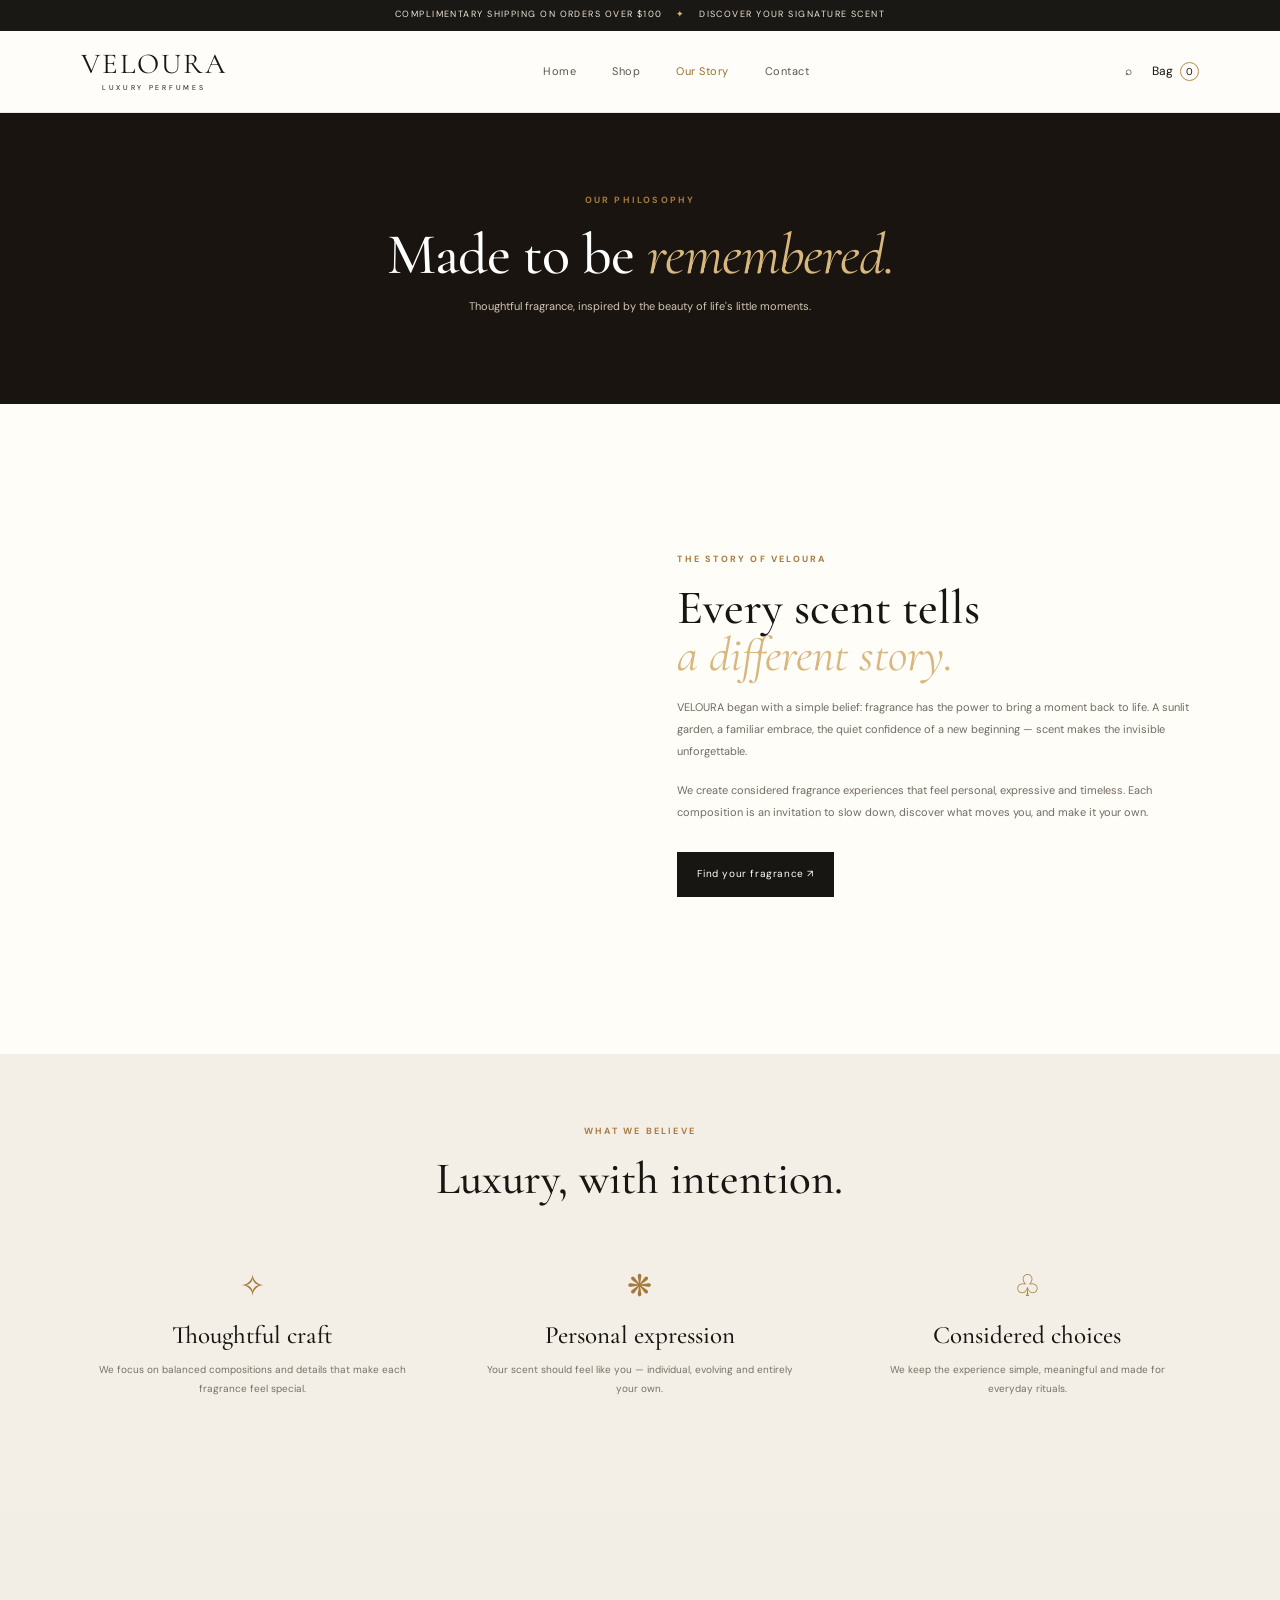
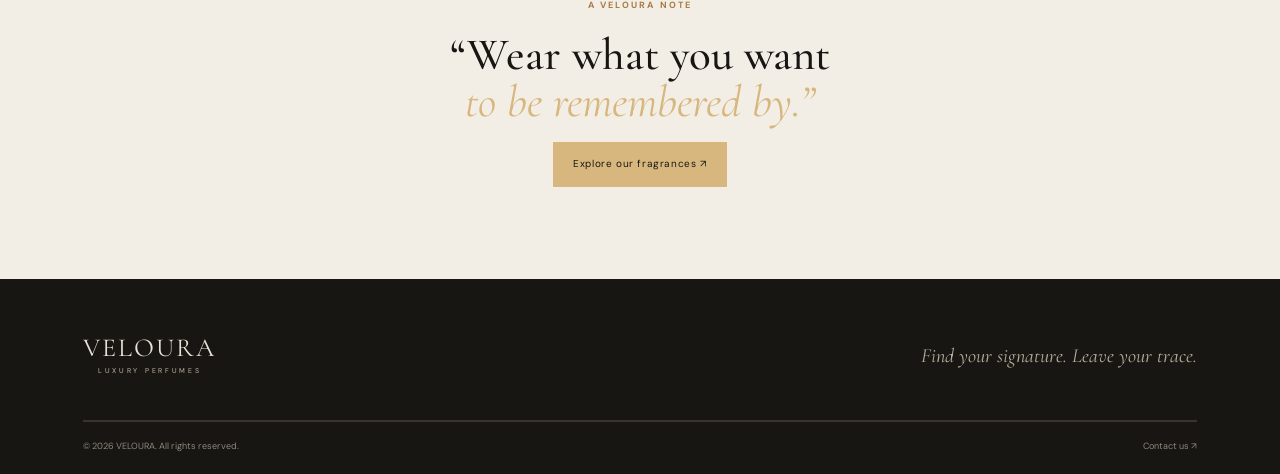
<file: about.html>
<!doctype html><html lang="en"><head><meta charset="utf-8"><meta name="viewport" content="width=device-width,initial-scale=1"><title>Our Story | VELOURA</title><link href="https://fonts.googleapis.com/css2?family=Cormorant+Garamond:wght@400;500;600;700&family=DM+Sans:wght@400;500;600;700&display=swap" rel="stylesheet"><link rel="stylesheet" href="style.css"></head><body><div class="announcement">COMPLIMENTARY SHIPPING ON ORDERS OVER $100 <span>✦</span> DISCOVER YOUR SIGNATURE SCENT</div><header class="site-header"><a class="brand" href="index.html">VELOURA<small>LUXURY PERFUMES</small></a><button class="menu-toggle" aria-label="Toggle navigation">☰</button><nav class="nav"><a href="index.html">Home</a><a href="shop.html">Shop</a><a class="active" href="about.html">Our Story</a><a href="contact.html">Contact</a></nav><div class="header-actions"><a href="shop.html">⌕</a><a href="cart.html">Bag <span class="cart-count">0</span></a></div></header><main><section class="page-hero about-hero"><p class="eyebrow">OUR PHILOSOPHY</p><h1>Made to be <em>remembered.</em></h1><p>Thoughtful fragrance, inspired by the beauty of life's little moments.</p></section><section class="about-intro container"><div class="about-photo"></div><div><p class="eyebrow">THE STORY OF VELOURA</p><h2>Every scent tells<br><em>a different story.</em></h2><p>VELOURA began with a simple belief: fragrance has the power to bring a moment back to life. A sunlit garden, a familiar embrace, the quiet confidence of a new beginning — scent makes the invisible unforgettable.</p><p>We create considered fragrance experiences that feel personal, expressive and timeless. Each composition is an invitation to slow down, discover what moves you, and make it your own.</p><a class="btn btn-dark" href="shop.html">Find your fragrance ↗</a></div></section><section class="values-section"><div class="container"><p class="eyebrow">WHAT WE BELIEVE</p><h2>Luxury, with intention.</h2><div class="values-grid"><article><span>✧</span><h3>Thoughtful craft</h3><p>We focus on balanced compositions and details that make each fragrance feel special.</p></article><article><span>❋</span><h3>Personal expression</h3><p>Your scent should feel like you — individual, evolving and entirely your own.</p></article><article><span>♧</span><h3>Considered choices</h3><p>We keep the experience simple, meaningful and made for everyday rituals.</p></article></div></div></section><section class="quote-section"><p class="eyebrow">A VELOURA NOTE</p><h2>“Wear what you want<br><em>to be remembered by.”</em></h2><a class="btn btn-gold" href="shop.html">Explore our fragrances ↗</a></section></main><footer class="footer"><div class="footer-top"><a class="brand" href="index.html">VELOURA<small>LUXURY PERFUMES</small></a><p>Find your signature. Leave your trace.</p></div><div class="footer-bottom"><span>© 2026 VELOURA. All rights reserved.</span><a href="contact.html">Contact us ↗</a></div></footer><script src="app.js"></script></body></html>
</file>
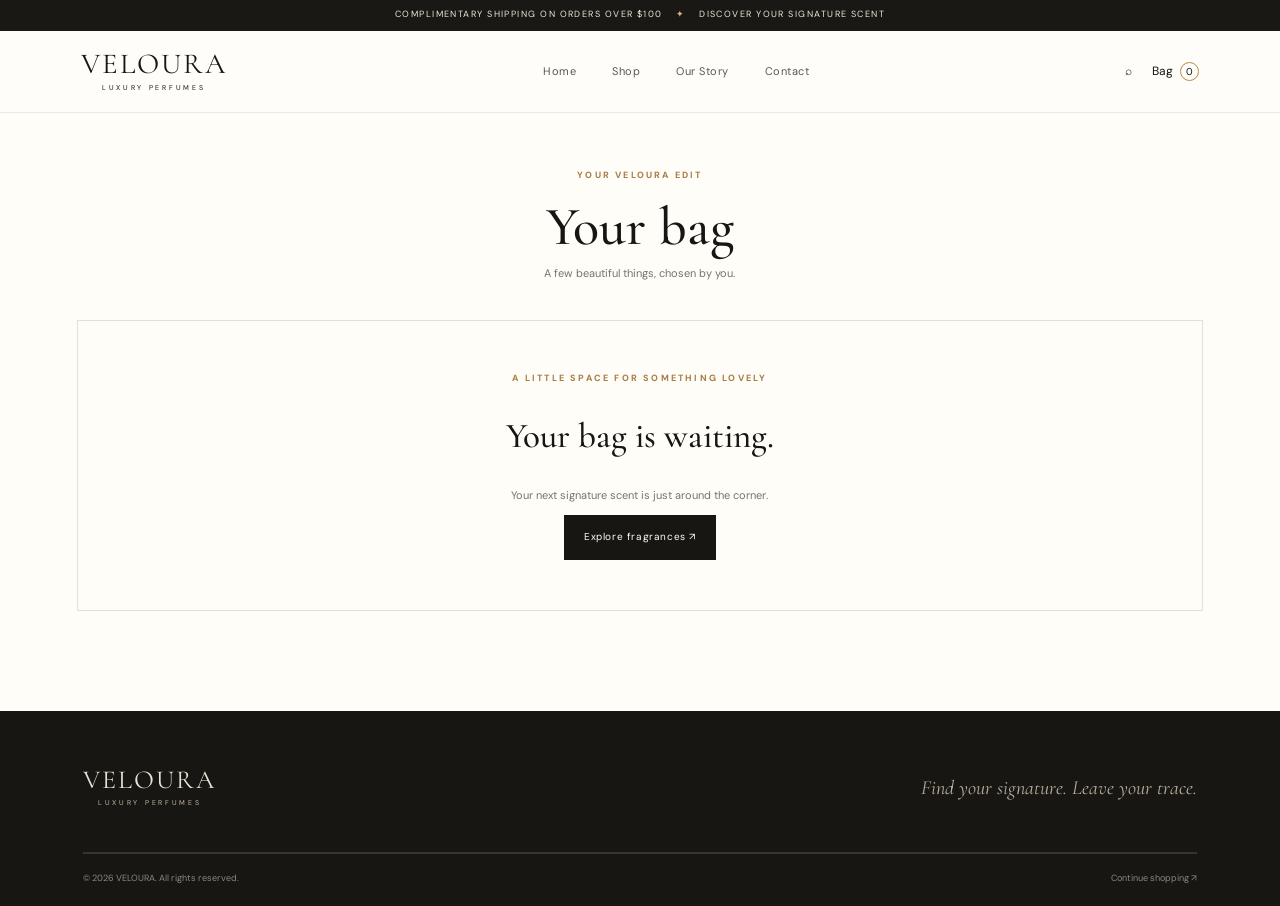
<file: cart.html>
<!doctype html><html lang="en"><head><meta charset="utf-8"><meta name="viewport" content="width=device-width,initial-scale=1"><title>Your Bag | VELOURA</title><link href="https://fonts.googleapis.com/css2?family=Cormorant+Garamond:wght@400;500;600;700&family=DM+Sans:wght@400;500;600;700&display=swap" rel="stylesheet"><link rel="stylesheet" href="style.css"></head><body><div class="announcement">COMPLIMENTARY SHIPPING ON ORDERS OVER $100 <span>✦</span> DISCOVER YOUR SIGNATURE SCENT</div><header class="site-header"><a class="brand" href="index.html">VELOURA<small>LUXURY PERFUMES</small></a><button class="menu-toggle" aria-label="Toggle navigation">☰</button><nav class="nav"><a href="index.html">Home</a><a href="shop.html">Shop</a><a href="about.html">Our Story</a><a href="contact.html">Contact</a></nav><div class="header-actions"><a href="shop.html">⌕</a><a class="active" href="cart.html">Bag <span class="cart-count">0</span></a></div></header><main class="container cart-page"><div class="page-heading"><p class="eyebrow">YOUR VELOURA EDIT</p><h1>Your bag</h1><p class="muted">A few beautiful things, chosen by you.</p></div><div id="cart-content"></div></main><footer class="footer"><div class="footer-top"><a class="brand" href="index.html">VELOURA<small>LUXURY PERFUMES</small></a><p>Find your signature. Leave your trace.</p></div><div class="footer-bottom"><span>© 2026 VELOURA. All rights reserved.</span><a href="shop.html">Continue shopping ↗</a></div></footer><script src="app.js"></script><script>renderCart();</script></body></html>
</file>
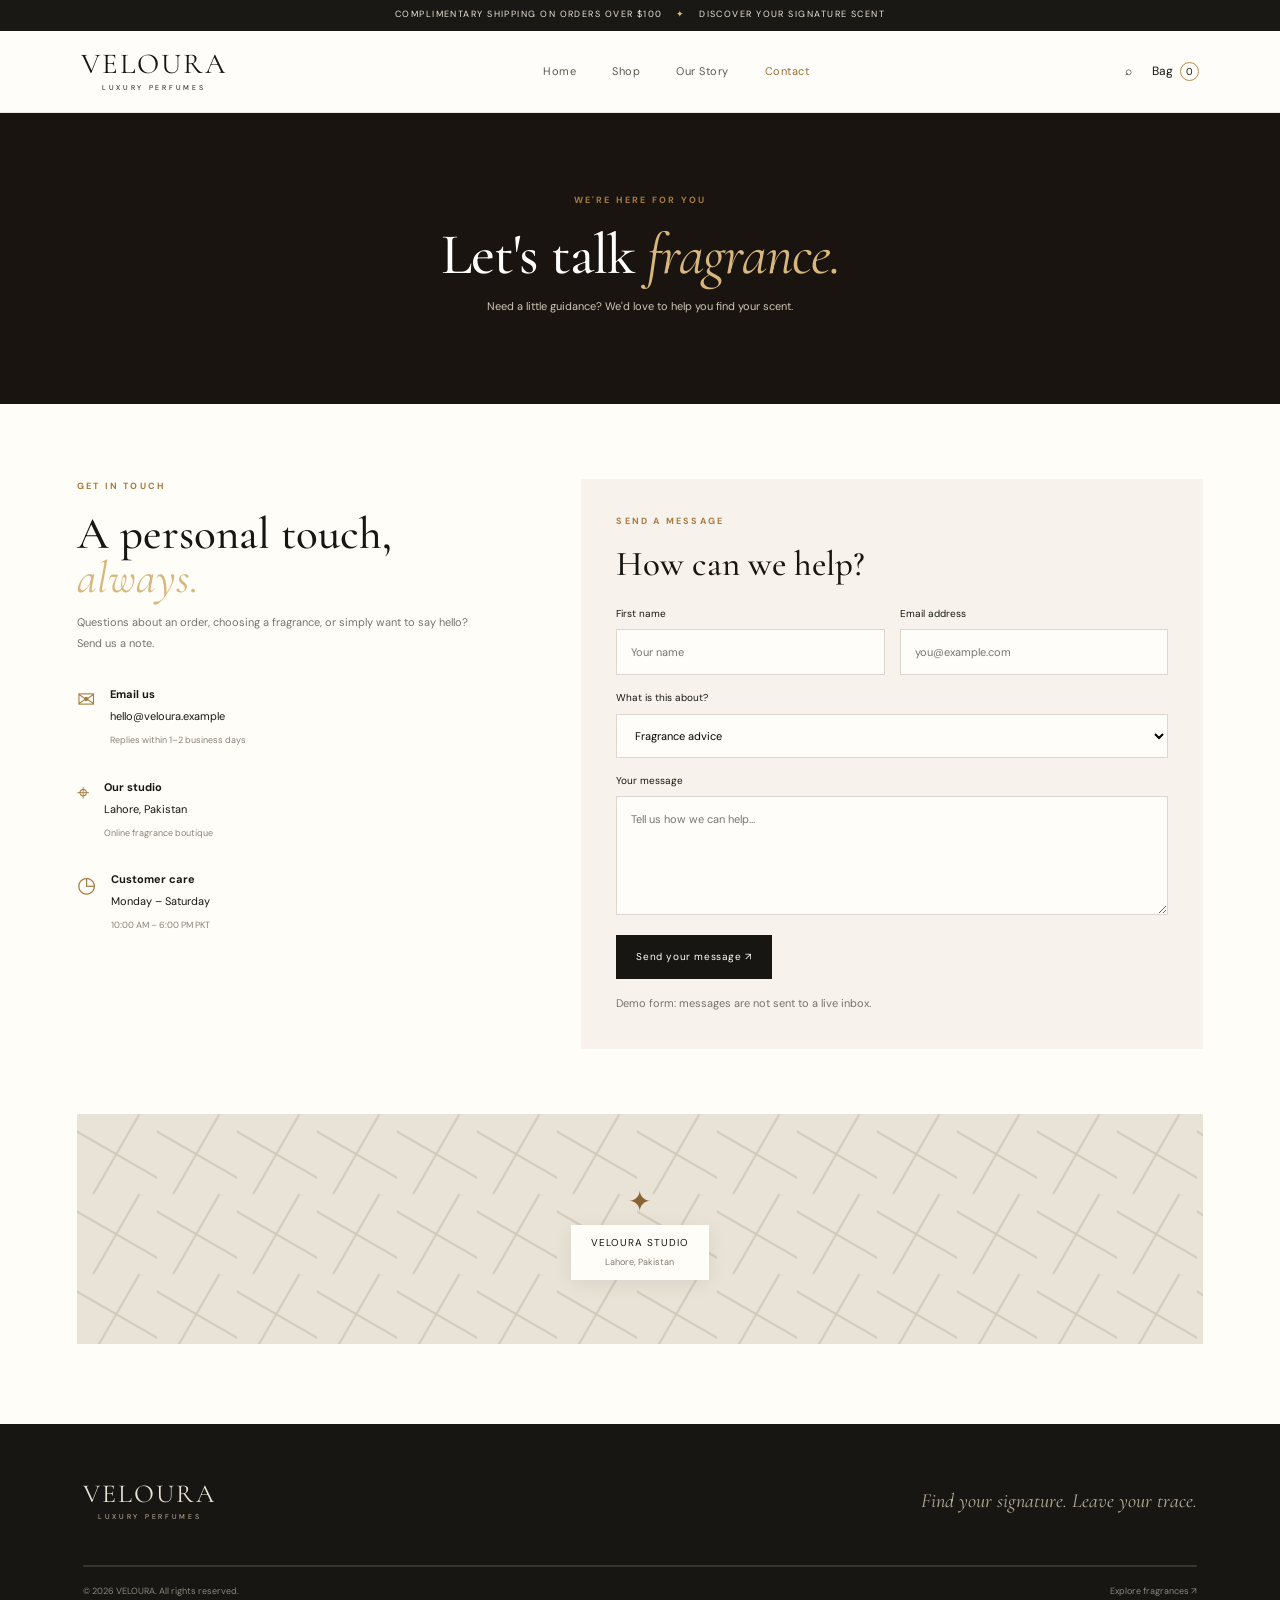
<file: contact.html>
<!doctype html><html lang="en"><head><meta charset="utf-8"><meta name="viewport" content="width=device-width,initial-scale=1"><title>Contact | VELOURA</title><link href="https://fonts.googleapis.com/css2?family=Cormorant+Garamond:wght@400;500;600;700&family=DM+Sans:wght@400;500;600;700&display=swap" rel="stylesheet"><link rel="stylesheet" href="style.css"></head><body><div class="announcement">COMPLIMENTARY SHIPPING ON ORDERS OVER $100 <span>✦</span> DISCOVER YOUR SIGNATURE SCENT</div><header class="site-header"><a class="brand" href="index.html">VELOURA<small>LUXURY PERFUMES</small></a><button class="menu-toggle" aria-label="Toggle navigation">☰</button><nav class="nav"><a href="index.html">Home</a><a href="shop.html">Shop</a><a href="about.html">Our Story</a><a class="active" href="contact.html">Contact</a></nav><div class="header-actions"><a href="shop.html">⌕</a><a href="cart.html">Bag <span class="cart-count">0</span></a></div></header><main><section class="page-hero contact-hero"><p class="eyebrow">WE'RE HERE FOR YOU</p><h1>Let's talk <em>fragrance.</em></h1><p>Need a little guidance? We'd love to help you find your scent.</p></section><section class="container contact-layout"><div class="contact-info"><p class="eyebrow">GET IN TOUCH</p><h2>A personal touch,<br><em>always.</em></h2><p class="muted">Questions about an order, choosing a fragrance, or simply want to say hello? Send us a note.</p><div class="contact-method"><span>✉</span><div><b>Email us</b><p>hello@veloura.example</p><small>Replies within 1–2 business days</small></div></div><div class="contact-method"><span>⌖</span><div><b>Our studio</b><p>Lahore, Pakistan</p><small>Online fragrance boutique</small></div></div><div class="contact-method"><span>◷</span><div><b>Customer care</b><p>Monday – Saturday</p><small>10:00 AM – 6:00 PM PKT</small></div></div></div><form class="contact-form" data-contact><p class="eyebrow">SEND A MESSAGE</p><h2>How can we help?</h2><div class="form-row"><label>First name<input class="field" name="firstName" placeholder="Your name" required></label><label>Email address<input class="field" type="email" name="email" placeholder="you@example.com" required></label></div><label>What is this about?<select class="field" name="topic"><option>Fragrance advice</option><option>Order enquiry</option><option>Shipping & returns</option><option>Something else</option></select></label><label>Your message<textarea class="field" name="message" rows="5" placeholder="Tell us how we can help…" required></textarea></label><button class="btn btn-dark" type="submit">Send your message ↗</button><p class="form-message"></p><small class="muted">Demo form: messages are not sent to a live inbox.</small></form></section><section class="map-section container"><div class="map-placeholder"><div class="map-pin">✦</div><div class="map-label">VELOURA STUDIO<small>Lahore, Pakistan</small></div></div></section></main><footer class="footer"><div class="footer-top"><a class="brand" href="index.html">VELOURA<small>LUXURY PERFUMES</small></a><p>Find your signature. Leave your trace.</p></div><div class="footer-bottom"><span>© 2026 VELOURA. All rights reserved.</span><a href="shop.html">Explore fragrances ↗</a></div></footer><script src="app.js"></script></body></html>
</file>
<file: style.css>
:root{--ink:#171612;--muted:#77736b;--cream:#f7f4ee;--paper:#fffdf8;--gold:#b78b4c;--gold-light:#d7b77e;--line:#e6dfd4;--dark:#171613;--serif:'Cormorant Garamond',Georgia,serif;--sans:'DM Sans',Arial,sans-serif}*{box-sizing:border-box}html{scroll-behavior:smooth}body{margin:0;background:var(--paper);color:var(--ink);font-family:var(--sans);font-size:14px;line-height:1.65}a{color:inherit;text-decoration:none}button,input,select,textarea{font:inherit}.announcement{height:31px;background:#191815;color:#eee5d6;text-align:center;font-size:9px;letter-spacing:1.45px;padding:7px 10px}.announcement span{color:var(--gold-light);padding:0 10px}.site-header{height:82px;display:flex;align-items:center;justify-content:space-between;padding:0 6.3%;background:#fffdf9;border-bottom:1px solid #eee8df;position:relative;z-index:5}.brand{font-family:var(--serif);font-size:29px;letter-spacing:2px;line-height:.85;display:flex;flex-direction:column}.brand small{font-family:var(--sans);font-size:7px;letter-spacing:2.7px;margin-top:9px;text-align:center}.nav{display:flex;gap:36px;align-items:center}.nav a{font-size:11px;letter-spacing:.5px;color:#5b574f;transition:.2s}.nav a:hover,.nav a.active{color:#9a6d31}.header-actions{display:flex;gap:20px;font-size:12px;align-items:center}.cart-count{display:inline-grid;place-items:center;border:1px solid var(--gold);border-radius:50%;width:19px;height:19px;font-size:10px;margin-left:4px}.menu-toggle{display:none;border:0;background:none;font-size:24px}.hero{min-height:570px;background:#18140f;display:grid;grid-template-columns:47% 53%;color:#fff;overflow:hidden}.hero-copy{padding:90px 4vw 50px 13.5%;position:relative;z-index:1;background:linear-gradient(90deg,#17140f 78%,rgba(23,20,15,.8))}.eyebrow{font-size:9px;letter-spacing:2.2px;font-weight:700;color:#a77b41;margin:0 0 18px}.hero h1,.page-hero h1{font-family:var(--serif);font-size:clamp(45px,5.2vw,76px);font-weight:500;line-height:.99;letter-spacing:-1px;margin:0 0 22px}.hero h1 em,.page-hero h1 em,.story-copy h2 em,.quote-section h2 em,.about-intro h2 em,.contact-info h2 em{font-weight:400;color:var(--gold-light)}.hero-text{font-size:12px;line-height:1.9;color:#d2c9bc;max-width:340px;margin-bottom:30px}.btn{display:inline-flex;align-items:center;justify-content:center;gap:20px;padding:13px 19px;border:1px solid transparent;font-size:10px;letter-spacing:.6px;cursor:pointer;transition:transform .2s,background .2s}.btn:hover{transform:translateY(-2px)}.btn-gold{background:var(--gold-light);color:#1a1712}.btn-dark{background:#171613;color:#fff}.btn-outline{border-color:#b9a17b;color:#fff;background:transparent}.hero-note{font-size:8px;letter-spacing:1.8px;color:#b6a58c;margin-top:75px}.hero-image{background:url('https://images.unsplash.com/photo-1594035910387-fea47794261f?auto=format&fit=crop&w=1400&q=85') center 52%/cover;min-height:570px;position:relative}.hero-image:after{content:'';position:absolute;inset:0;background:linear-gradient(90deg,#17140f26,transparent 35%),linear-gradient(0deg,#17140f55,transparent 50%)}.benefits{display:grid;grid-template-columns:repeat(4,1fr);padding:27px 8%;gap:22px;border-bottom:1px solid var(--line);background:#fcfaf5}.benefits>div{display:flex;align-items:center;justify-content:center;gap:12px}.benefits>div>span{font-size:24px;color:#9e7847}.benefits p{margin:0;display:flex;flex-direction:column;gap:3px}.benefits b{font-size:10px;font-weight:600}.benefits small{font-size:9px;color:var(--muted)}.container{width:min(1160px,88%);margin-inline:auto}.section{padding-top:85px;padding-bottom:88px}.section-heading{display:flex;align-items:end;justify-content:space-between;margin-bottom:30px}.section-heading h2,.newsletter h2,.values-section h2,.about-intro h2,.contact-info h2,.contact-form h2{font:500 43px/.98 var(--serif);margin:0 0 12px}.muted{color:var(--muted);font-size:11px}.text-link{font-size:10px;border-bottom:1px solid var(--gold);padding-bottom:5px;white-space:nowrap}.product-grid{display:grid;grid-template-columns:repeat(4,minmax(0,1fr));gap:22px}.product-card{min-width:0}.product-image{display:block;position:relative;background:#f1e9de;overflow:hidden;aspect-ratio:4/4.8}.product-image img{width:100%;height:100%;object-fit:cover;display:block;transition:transform .5s}.product-card:hover .product-image img{transform:scale(1.045)}.product-tag{position:absolute;top:12px;left:12px;background:#fffaf1;padding:5px 8px;font-size:8px;letter-spacing:.8px;text-transform:uppercase}.heart-button{position:absolute;right:12px;top:10px;background:#fffaf1d9;border:0;border-radius:50%;width:29px;height:29px;cursor:pointer;font-size:16px}.product-info{padding:12px 1px}.product-info h3{font:500 21px var(--serif);margin:0 0 2px}.product-category{font-size:9px;letter-spacing:.7px;text-transform:uppercase;color:#888174}.product-meta{display:flex;justify-content:space-between;align-items:center;margin-top:8px}.price{font-size:12px;font-weight:600}.rating{font-size:9px;color:#a47a3e}.story-banner{display:grid;grid-template-columns:1fr 1fr;min-height:470px;background:#1c1914;color:#fff}.story-image{background:url('https://images.unsplash.com/photo-1615634260167-c8cdede054de?auto=format&fit=crop&w=1200&q=85') center/cover;min-height:440px}.story-copy{padding:75px 13% 65px 12%;align-self:center}.story-copy h2{font:500 49px/.98 var(--serif);margin:0 0 20px}.story-copy>p:not(.eyebrow){color:#c9c0b3;font-size:11px;line-height:2;margin-bottom:28px;max-width:390px}.quote-section{text-align:center;padding:85px 20px 92px;background:#f3eee5}.quote-section h2{font:500 45px/1.05 var(--serif);margin:0 0 17px}.quote-section>p:not(.eyebrow){font-size:11px;color:#777064;margin-bottom:26px}.newsletter{padding-block:64px;display:flex;align-items:center;justify-content:space-between;gap:30px}.newsletter h2{font-size:37px}.newsletter .eyebrow{margin-bottom:10px}.newsletter-form{width:min(420px,48%);display:flex;flex-wrap:wrap;gap:8px}.newsletter-form input{flex:1;min-width:160px}.field,.newsletter-form input{border:1px solid #ded6ca;background:#fffdf9;padding:13px 14px;font-size:11px;outline:none;width:100%;border-radius:0}.field:focus,.newsletter-form input:focus{border-color:#a17a47}.form-message{width:100%;font-size:10px;color:#8b693d;margin:4px 0 0}.footer{background:#171613;color:#e9e1d4;padding:45px 6.5% 20px}.footer-top{display:flex;align-items:center;justify-content:space-between;padding-bottom:32px;border-bottom:1px solid #39352d}.footer .brand{font-size:26px}.footer .brand small{color:#c6b9a2}.footer-top>p{font:italic 20px var(--serif);color:#b9ad9b}.socials{font-size:10px;color:#c7bba7}.footer-links{display:grid;grid-template-columns:repeat(3,1fr);gap:20px;padding:30px 0}.footer-links>div{display:flex;flex-direction:column;gap:9px}.footer-links b{font-size:10px;color:#d9b982;margin-bottom:4px}.footer-links a,.footer-links span{font-size:10px;color:#b9b1a5}.footer-bottom{display:flex;justify-content:space-between;border-top:1px solid #39352d;padding-top:17px;color:#8e877c;font-size:9px}.page-hero{padding:80px 20px 78px;text-align:center;background:#211b14;color:#fff;background-position:center;background-size:cover;position:relative}.page-hero:before{content:'';position:absolute;inset:0;background:#17130fc9}.page-hero>*{position:relative}.page-hero h1{font-size:58px;margin-bottom:14px}.page-hero>p:last-child{font-size:11px;color:#d1c6b6}.shop-hero{background-image:url('https://images.unsplash.com/photo-1592945403244-b3fbafd7f539?auto=format&fit=crop&w=1600&q=85')}.shop-layout{display:grid;grid-template-columns:210px 1fr;gap:40px;padding-top:48px;padding-bottom:90px}.filters{border-right:1px solid var(--line);padding-right:25px}.filter-title,.filters label,.contact-form label{font-size:10px}.filters>.field{margin-top:8px}.filter-group{border-top:1px solid var(--line);margin-top:23px;padding-top:17px}.filter-group h3{font:600 20px var(--serif);margin:0 0 11px}.filter-group label{display:flex;gap:9px;align-items:center;margin:10px 0;color:#686157;cursor:pointer}.filter-group input{accent-color:#9c733f}.clear-filters{display:inline-block;margin-top:24px;background:none;border:0;cursor:pointer}.results-toolbar{display:flex;align-items:center;justify-content:space-between;margin-bottom:20px;font-size:10px}.results-toolbar p{margin:0;color:#746d62}.results-toolbar label{display:flex;align-items:center;gap:8px;color:#746d62}.results-toolbar select{border:1px solid var(--line);background:white;padding:9px 24px 9px 10px;font-size:10px}.shop-results .product-grid{grid-template-columns:repeat(3,minmax(0,1fr));gap:25px 18px}.empty-state{padding:45px 0;color:var(--muted);text-align:center}.product-detail{padding-top:55px;padding-bottom:50px;display:grid;grid-template-columns:1fr 1fr;gap:70px;align-items:start}.detail-image{background:#f0e7dc;aspect-ratio:1/1.12;overflow:hidden}.detail-image img{width:100%;height:100%;object-fit:cover}.detail-copy{padding-top:20px}.breadcrumbs{font-size:9px;color:#8a8175;margin-bottom:25px}.detail-copy h1{font:500 48px/.98 var(--serif);margin:0 0 7px}.detail-subtitle{font-size:10px;color:#8a8175;letter-spacing:1px;text-transform:uppercase}.detail-price{font-size:18px;font-weight:600;margin:20px 0 12px}.detail-rating{font-size:10px;color:#a47a3e}.detail-description{font-size:12px;line-height:1.9;color:#716b61;margin:24px 0}.notes-list{display:grid;grid-template-columns:repeat(3,1fr);gap:10px;margin:23px 0 28px}.note{padding:13px 10px;border:1px solid var(--line);background:#fcfaf6}.note span{display:block;color:#a47a3e;font-size:17px}.note b{font:500 18px var(--serif);display:block}.note small{font-size:9px;color:#888174}.purchase-row{display:flex;gap:10px;margin-top:25px}.quantity-control{display:flex;border:1px solid var(--line);align-items:center}.quantity-control button{width:35px;border:0;background:transparent;cursor:pointer}.quantity-control span{min-width:24px;text-align:center;font-size:11px}.purchase-row .btn{flex:1}.detail-perks{display:flex;gap:22px;border-top:1px solid var(--line);margin-top:28px;padding-top:20px;font-size:9px;color:#746d62}.cart-page{padding-top:55px;padding-bottom:100px;min-height:55vh}.page-heading{text-align:center;margin-bottom:38px}.page-heading h1{font:500 54px/.95 var(--serif);margin:0 0 12px}.cart-layout{display:grid;grid-template-columns:1.6fr .8fr;gap:45px}.cart-table-head,.cart-item{display:grid;grid-template-columns:2fr .7fr .9fr .7fr;gap:15px;align-items:center}.cart-table-head{font-size:9px;color:#8a8175;text-transform:uppercase;letter-spacing:1px;border-bottom:1px solid var(--line);padding:0 0 13px}.cart-item{padding:20px 0;border-bottom:1px solid var(--line);font-size:11px}.cart-product{display:flex;align-items:center;gap:15px}.cart-product img{width:72px;height:85px;object-fit:cover;background:#f1e8dc}.cart-product b{display:block;font:500 20px var(--serif)}.cart-product small{font-size:9px;color:#8a8175}.cart-qty{display:flex;border:1px solid var(--line);width:max-content;align-items:center}.cart-qty button{background:none;border:0;padding:7px 10px;cursor:pointer}.cart-qty span{min-width:15px;text-align:center}.remove-item{background:none;border:0;color:#887b6b;cursor:pointer;font-size:10px;text-decoration:underline}.order-summary{background:#f7f3ec;padding:25px;height:max-content}.order-summary h2{font:500 29px var(--serif);margin:0 0 20px}.summary-line{display:flex;justify-content:space-between;font-size:11px;margin:13px 0;color:#6f685e}.summary-total{border-top:1px solid #ddd2c1;padding-top:17px;font-weight:700;color:var(--ink)}.order-summary .btn{width:100%;margin-top:18px}.summary-note{font-size:9px;color:#81786b;text-align:center}.empty-cart{text-align:center;padding:50px 20px;border:1px solid var(--line)}.empty-cart h2{font:500 35px var(--serif)}.about-hero{background-image:url('https://images.unsplash.com/photo-1615634260167-c8cdede054de?auto=format&fit=crop&w=1600&q=85')}.about-intro{display:grid;grid-template-columns:1fr 1fr;gap:75px;align-items:center;padding-top:80px;padding-bottom:90px}.about-photo{min-height:480px;background:url('https://images.unsplash.com/photo-1594035910387-fea47794261f?auto=format&fit=crop&w=1100&q=85') center/cover}.about-intro h2{font-size:48px}.about-intro>div:last-child>p:not(.eyebrow){font-size:11px;line-height:2;color:#716b61;margin:17px 0}.about-intro .btn{margin-top:12px}.values-section{background:#f4efe6;padding:70px 0 85px;text-align:center}.values-section h2{font-size:45px;margin-bottom:40px}.values-grid{display:grid;grid-template-columns:repeat(3,1fr);gap:35px}.values-grid article{padding:20px 22px}.values-grid article>span{font-size:30px;color:#a47a3e}.values-grid h3{font:500 25px var(--serif);margin:9px 0}.values-grid p{font-size:10px;line-height:1.9;color:#777064}.contact-hero{background-image:url('https://images.unsplash.com/photo-1592945403244-b3fbafd7f539?auto=format&fit=crop&w=1600&q=85')}.contact-layout{display:grid;grid-template-columns:.8fr 1.2fr;gap:90px;padding-top:75px;padding-bottom:65px}.contact-info h2{font-size:45px}.contact-info>.muted{line-height:1.9;margin-bottom:28px}.contact-method{display:flex;gap:15px;margin:24px 0}.contact-method>span{font-size:22px;color:#a47a3e}.contact-method b{font-size:11px}.contact-method p{margin:2px 0;font-size:11px}.contact-method small{font-size:9px;color:#8a8175}.contact-form{padding:35px;background:#f7f3ec}.contact-form h2{font-size:35px;margin-bottom:24px}.contact-form label{display:block;margin-bottom:15px}.contact-form label .field{display:block;margin-top:7px}.form-row{display:grid;grid-template-columns:1fr 1fr;gap:15px}.contact-form textarea{resize:vertical}.contact-form .btn{margin:5px 0 8px}.map-section{padding-bottom:80px}.map-placeholder{height:230px;background-color:#e8e2d7;background-image:linear-gradient(30deg,transparent 48%,#d4cbbb 49%,#d4cbbb 50%,transparent 51%),linear-gradient(120deg,transparent 48%,#d4cbbb 49%,#d4cbbb 50%,transparent 51%);background-size:80px 80px;display:flex;align-items:center;justify-content:center;flex-direction:column}.map-pin{font-size:28px;color:#8b6232}.map-label{background:#fffdf8;padding:10px 20px;text-align:center;box-shadow:0 4px 20px #0001;font-size:10px;letter-spacing:1px}.map-label small{display:block;font-size:9px;color:#81786b;letter-spacing:0;margin-top:4px}@media(max-width:850px){.site-header{padding:0 5%;height:72px}.nav{gap:18px}.hero{min-height:500px}.hero-copy{padding:75px 20px 40px 9%}.hero-image{min-height:500px}.benefits{padding-inline:4%;gap:12px}.benefits>div{justify-content:flex-start}.benefits small{font-size:8px}.product-grid{gap:15px}.shop-layout{grid-template-columns:170px 1fr;gap:25px}.shop-results .product-grid{grid-template-columns:repeat(2,minmax(0,1fr))}.product-detail{gap:35px}.contact-layout{gap:35px}.about-intro{gap:35px}}@media(max-width:620px){.announcement{font-size:7px;letter-spacing:.8px;height:29px}.announcement span{padding:0 3px}.site-header{height:68px}.brand{font-size:24px}.brand small{font-size:6px}.menu-toggle{display:block;order:3}.nav{display:none;position:absolute;top:68px;left:0;right:0;background:#fffdf8;padding:20px 6%;box-shadow:0 12px 20px #0001;flex-direction:column;align-items:flex-start;gap:18px}.nav.open{display:flex}.header-actions{margin-left:auto;margin-right:17px;gap:12px}.hero{grid-template-columns:1fr;min-height:0}.hero-copy{padding:65px 8% 40px}.hero h1{font-size:52px}.hero-note{margin-top:40px}.hero-image{min-height:310px;grid-row:1;background-position:center 45%}.benefits{grid-template-columns:repeat(2,1fr);padding:22px 6%;gap:20px 12px}.benefits>div>span{font-size:20px}.benefits b{font-size:9px}.benefits small{font-size:8px}.container{width:88%}.section{padding-block:58px}.section-heading{align-items:flex-start;gap:12px}.section-heading h2,.newsletter h2{font-size:35px}.section-heading .text-link{margin-top:15px;font-size:9px}.product-grid{grid-template-columns:repeat(2,minmax(0,1fr));gap:20px 13px}.product-info h3{font-size:19px}.product-tag{font-size:7px;left:7px;top:7px}.heart-button{right:7px;top:7px}.story-banner{grid-template-columns:1fr}.story-image{min-height:300px}.story-copy{padding:45px 8% 55px}.story-copy h2{font-size:44px}.quote-section{padding:65px 18px}.quote-section h2{font-size:38px}.newsletter{padding-block:50px;display:block}.newsletter-form{width:100%;margin-top:22px}.footer{padding:35px 7% 18px}.footer-top{align-items:flex-start;gap:15px;flex-wrap:wrap}.footer-top>p{font-size:17px}.socials{width:100%}.footer-links{grid-template-columns:repeat(2,1fr);gap:25px}.footer-bottom{gap:12px;line-height:1.6}.page-hero{padding:65px 15px}.page-hero h1{font-size:45px}.shop-layout{display:block;padding-top:25px}.filters{border-right:0;border-bottom:1px solid var(--line);padding:0 0 20px;margin-bottom:24px}.filters>.field{max-width:100%}.filter-group{display:inline-block;vertical-align:top;width:48%;margin-top:18px}.filter-group label{font-size:9px}.clear-filters{margin-top:5px}.shop-results .product-grid{grid-template-columns:repeat(2,minmax(0,1fr))}.results-toolbar{gap:10px}.results-toolbar select{max-width:130px}.product-detail{grid-template-columns:1fr;gap:20px;padding-top:25px}.detail-copy{padding-top:0}.detail-copy h1{font-size:42px}.notes-list{gap:6px}.note{padding:10px 6px}.detail-perks{gap:10px;justify-content:space-between}.cart-page{padding-top:35px}.page-heading h1{font-size:45px}.cart-layout{grid-template-columns:1fr;gap:25px}.cart-table-head{display:none}.cart-item{grid-template-columns:1fr auto;gap:10px}.cart-product{grid-column:1/-1}.cart-item>.item-price{padding-left:87px}.cart-item .remove-item{justify-self:end}.about-intro{grid-template-columns:1fr;gap:30px;padding-block:50px}.about-photo{min-height:340px}.about-intro h2{font-size:42px}.values-section{padding:55px 0}.values-grid{grid-template-columns:1fr;gap:8px}.values-grid article{padding:12px}.contact-layout{grid-template-columns:1fr;gap:30px;padding-block:50px}.contact-form{padding:23px 18px}.form-row{grid-template-columns:1fr;gap:0}.map-placeholder{height:180px}}
</file>
